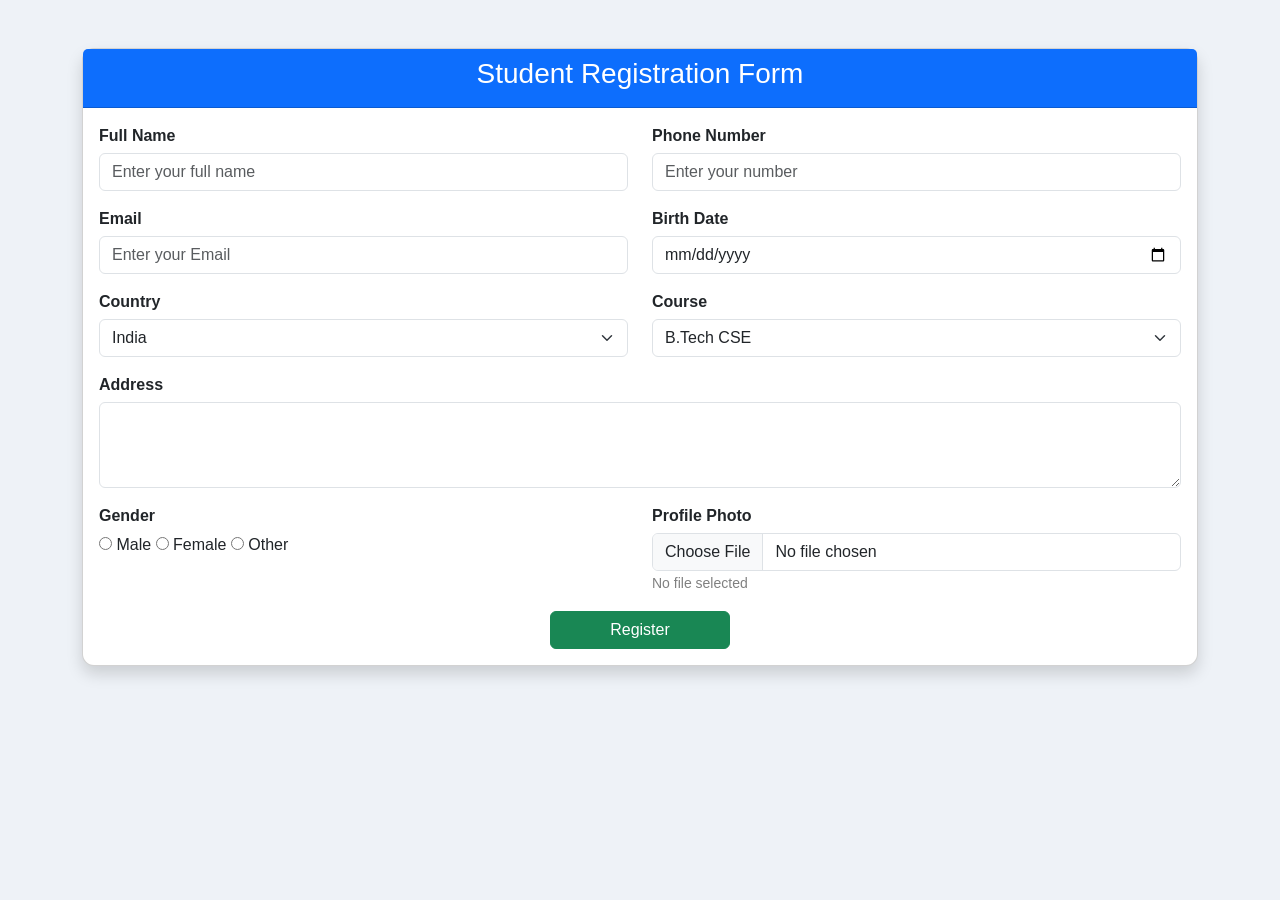
<file: 25ESKCX060/Day-9/index.html>
<!DOCTYPE html>
<html lang="en">
<head>

<meta charset="UTF-8">
<meta name="viewport" content="width=device-width, initial-scale=1">

<title>Student Registration</title>

<link href="https://cdn.jsdelivr.net/npm/bootstrap@5.3.3/dist/css/bootstrap.min.css" rel="stylesheet">

<link rel="stylesheet" href="style.css">

</head>

<body>

<div class="container mt-5 mb-5">

<div class="card shadow">

<div class="card-header bg-primary text-white">

<h3 class="text-center">Student Registration Form</h3>

</div>

<div class="card-body">

<div id="errorBox"></div>

<form action="index.php" method="POST">

<div class="row">

<div class="col-md-6 mb-3">
<label>Full Name</label>
<input type="text" name="name" id="name" class="form-control" required placeholder="Enter your full name">
</div>

<div class="col-md-6 mb-3">
<label>Phone Number</label>
<input type="text" name="phone" class="form-control" required placeholder="Enter your number">
</div>

<div class="col-md-6 mb-3">
<label>Email</label>
<input type="email" name="email" class="form-control" required placeholder="Enter your Email">
</div>

<div class="col-md-6 mb-3">
<label>Birth Date</label>
<input type="date" name="dob" class="form-control" required >
</div>

<div class="col-md-6 mb-3">
<label>Country</label>

<select name="country" class="form-select">

<option>India</option>
<option>USA</option>
<option>Canada</option>
<option>Australia</option>

</select>

</div>

<div class="col-md-6 mb-3">

<label>Course</label>

<select name="course" class="form-select">

<option>B.Tech CSE</option>
<option>B.Tech DS</option>
<option>BCA</option>
<option>MCA</option>

</select>

</div>

<div class="col-12 mb-3">

<label>Address</label>

<textarea name="address" id="address" rows="3" class="form-control"></textarea>

</div>

<div class="col-md-6 mb-3">

<label>Gender</label><br>

<input type="radio" name="gender" value="Male"> Male

<input type="radio" name="gender" value="Female"> Female

<input type="radio" name="gender" value="Other"> Other

</div>

<div class="col-md-6 mb-3">

<label>Profile Photo</label>

<input type="file" id="photo" class="form-control">

<small id="photoName">No file selected</small>

</div>

</div>

<div class="text-center">

<button class="btn btn-success px-4">Register</button>

</div>

</form>

</div>

</div>

</div>

<script src="script.js"></script>

</body>

</html>
</file>
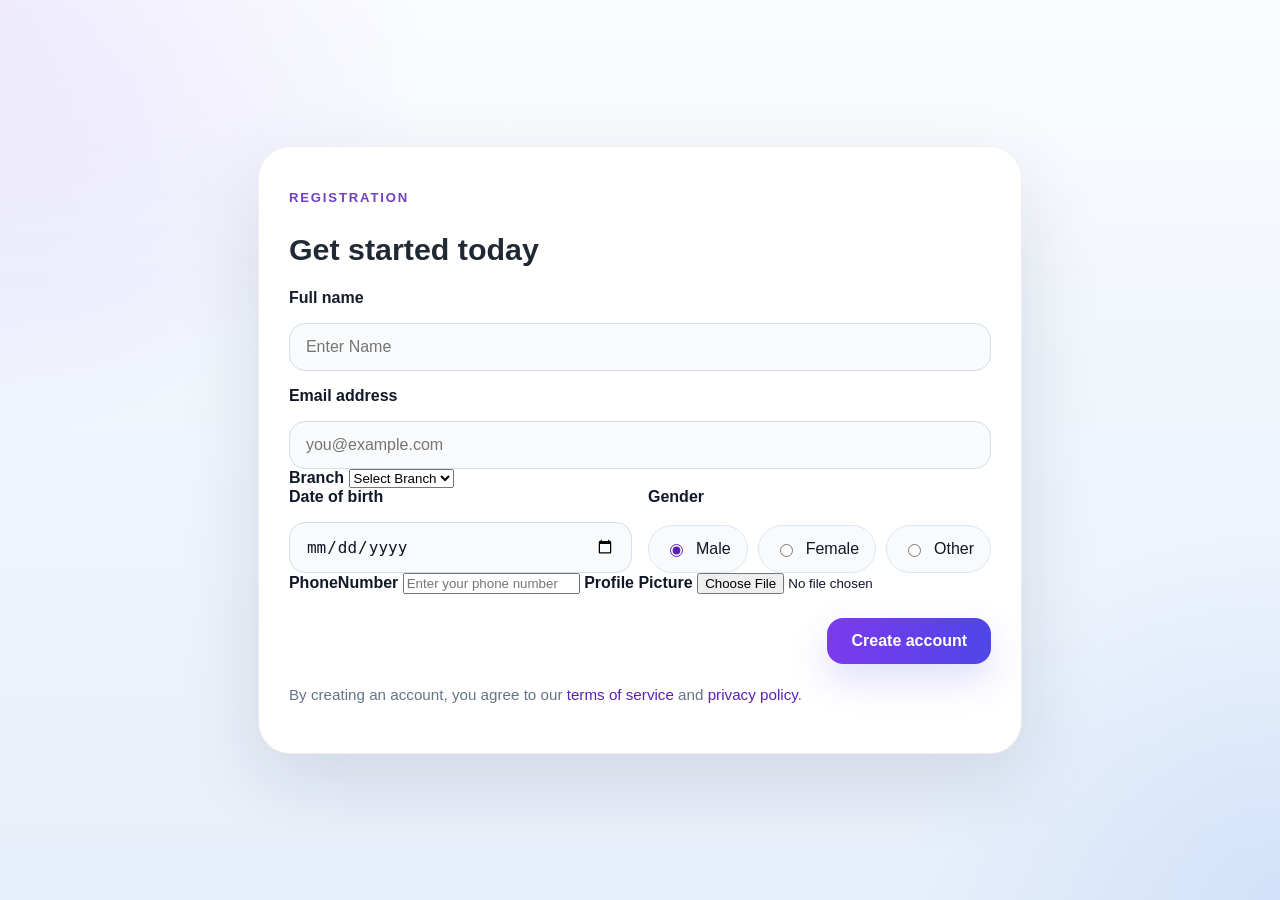
<file: 25ESKCX060/Day-8/registration.html>
<!DOCTYPE html>
<html lang="en">
<head>
    <meta charset="UTF-8">
    <meta name="viewport" content="width=device-width, initial-scale=1.0">
    <title>Registration</title>
    <link rel="stylesheet" href="style.css">
</head>
<body>
    <div class="page-wrapper">
        <section class="hero">
            <aside class="hero-card">
                <div class="card-header">
                    <p class="eyebrow">Registration</p>
                    <h2>Get started today</h2>
                </div>

                <form method="post" novalidate action="registration.php" class="form" enctype="multipart/form-data">
                    <div class="form-grid">
                        <label for="txtName">Full name</label>
                        <input type="text" id="txtName" name="name" placeholder="Enter Name" required>

                        <label for="txtEmail">Email address</label>
                        <input type="email" id="txtEmail" name="email" placeholder="you@example.com" required>
                    </div>
                    <div class ="form-group">
                        <label for="branch">Branch</label>
                        <select name="branch" id="branch">
                        <option value="">Select Branch</option>
                        <option value="DS">DS</option>
                        <option value="IOT">IOT</option>
                        <option value="AI">AI</option>
                        <option value="CSE">CSE</option>
                        </select>
                    </div>

                    <div class="field-group">
                        <div class="field-half">
                            <label for="dtDOB">Date of birth</label>
                            <input type="date" id="dtDOB" name="dob">
                        </div>
                        <div class="field-half">
                            <label>Gender</label>
                            <div class="radio-group" role="radiogroup" aria-label="Gender">
                                <label><input type="radio" name="gender" value="male" checked> Male</label>
                                <label><input type="radio" name="gender" value="female"> Female</label>
                                <label><input type="radio" name="gender" value="other"> Other</label>
                            </div>
                        </div>
                    </div>

                    <label for="txtPhoneNumber">PhoneNumber</label>
                    <input type="tel" id="txtPhoneNumber" name="phoneNumber" placeholder="Enter your phone number" required>

                    <label for="Myfile">Profile Picture</label>
                    <input type="file" id="Myfile" name="Myfile" accept="image/*" required>
                   <!-- <button type="button" onclick="previewFile()">Preview Upload</button>--> 
                    <div id="filePreview"></div>

                    <div class="actions">
                        <button type="submit" class="primary">Create account</button>
                    </div>

                    <p class="note">By creating an account, you agree to our <a href="#">terms of service</a> and <a href="#">privacy policy</a>.</p>
                </form>
            </aside>
        </section>
    </div>

  <!--  <script>
        function previewFile() {
            const fileInput = document.getElementById('Myfile');
            const preview = document.getElementById('filePreview');
            const file = fileInput.files[0];

            if (!file) {
                preview.innerHTML = '<p style="color: red;">Please select a file first.</p>';
                return;
            }

            const reader = new FileReader();
            reader.onload = function(e) {
                preview.innerHTML = '<p style="color: green;">✓ File selected: ' + file.name + '</p>' +
                                    '<img src="' + e.target.result + '" style="max-width: 200px; margin-top: 10px;">';
            };
            reader.readAsDataURL(file);
        }
    </script>-->
</body>
</html>
</file>
<file: 25ESKCX060/Day-9/style.css>
body{

background:#eef2f7;

font-family:Arial,sans-serif;

}

.card{

border-radius:12px;

}

.card-header{

border-radius:12px 12px 0 0;

}

label{

font-weight:bold;

margin-bottom:5px;

}

#errorBox{

display:none;

background:#ffe5e5;

color:#b00020;

padding:12px;

margin-bottom:20px;

border-left:5px solid red;

border-radius:5px;

}

button{

width:180px;

}

#photoName{

color:gray;

font-size:14px;

}
</file>
<file: 25ESKCX060/Day-8/style.css>
/* style.css — polished registration page design */

:root {
  --bg: #eef3fb;
  --surface: #ffffff;
  --surface-soft: #f8fbff;
  --text: #0f1724;
  --text-muted: #64748b;
  --border: #dbe7f3;
  --accent: #7c3aed;
  --accent-strong: #5b21b6;
  --shadow: 0 24px 80px rgba(15, 23, 42, 0.12);
}

* {
  box-sizing: border-box;
}

html, body {
  margin: 0;
  min-height: 100%;
}

body {
  font-family: 'Segoe UI', Tahoma, Geneva, Verdana, sans-serif;
  color: var(--text);
  background: radial-gradient(circle at top left, rgba(124, 58, 237, 0.14), transparent 28%),
              radial-gradient(circle at bottom right, rgba(59, 130, 246, 0.12), transparent 24%),
              linear-gradient(180deg, #f8fbff 0%, #e7effa 100%);
}

body::before {
  content: '';
  position: fixed;
  inset: 0;
  background: linear-gradient(180deg, rgba(255,255,255,0.38), transparent 35%);
  pointer-events: none;
}

.page-wrapper {
  display: flex;
  justify-content: center;
  align-items: center;
  min-height: 100vh;
  padding: 24px;
}

.hero {
  display: flex;
  justify-content: center;
  align-items: center;
  width: min(1120px, 100%);
}

.hero-copy {
  padding: 32px 30px;
  border-radius: 32px;
  background: rgba(255,255,255,0.92);
  border: 1px solid rgba(15,23,42,0.08);
  box-shadow: var(--shadow);
}

.eyebrow {
  display: inline-flex;
  align-items: center;
  gap: 10px;
  color: var(--accent-strong);
  font-size: 0.82rem;
  letter-spacing: 0.14em;
  text-transform: uppercase;
  font-weight: 700;
  margin-bottom: 18px;
}

.hero-copy h1 {
  margin: 0;
  font-size: clamp(2.6rem, 3.3vw, 4.2rem);
  line-height: 1.02;
}

.hero-text {
  margin: 18px 0 0;
  max-width: 620px;
  font-size: 1rem;
  line-height: 1.7;
  color: var(--text-muted);
}

.hero-stats {
  display: grid;
  grid-template-columns: repeat(3, minmax(0, 1fr));
  gap: 16px;
  margin-top: 28px;
}

.hero-stats div {
  padding: 16px 18px;
  border-radius: 18px;
  background: var(--surface-soft);
  border: 1px solid var(--border);
}

.hero-stats strong {
  display: block;
  font-size: 1.2rem;
  margin-bottom: 6px;
  color: var(--text);
}

.hero-stats span {
  color: var(--text-muted);
  font-size: 0.95rem;
}

.hero-card {
  padding: 30px;
  border-radius: 32px;
  background: var(--surface);
  border: 1px solid rgba(15,23,42,0.08);
  box-shadow: var(--shadow);
}

.card-header {
  margin-bottom: 22px;
}

.hero-card h2 {
  margin: 10px 0 0;
  font-size: 1.9rem;
  line-height: 1.1;
}

.form-grid,
.field-group {
  display: grid;
  gap: 16px;
}

.form-grid {
  grid-template-columns: 1fr;
}

.field-group {
  grid-template-columns: 1fr 1fr;
}

.field-half {
  display: grid;
  gap: 16px;
}

label {
  font-weight: 600;
  color: #111827;
}

input[type="text"],
input[type="email"],
input[type="date"],
input[type="password"] {
  width: 100%;
  padding: 14px 16px;
  border-radius: 16px;
  border: 1px solid #d5dee9;
  background: #f8fafc;
  font-size: 1rem;
  color: var(--text);
}

input[type="text"]:focus,
input[type="email"]:focus,
input[type="date"]:focus,
input[type="password"]:focus {
  border-color: rgba(124, 58, 237, 0.4);
  outline: none;
  box-shadow: 0 0 0 5px rgba(124, 58, 237, 0.12);
}

.radio-group {
  display: flex;
  flex-wrap: wrap;
  gap: 10px;
}

.radio-group label {
  display: inline-flex;
  align-items: center;
  gap: 10px;
  padding: 12px 16px;
  border-radius: 999px;
  background: #f8fafc;
  border: 1px solid #dbe7f3;
  cursor: pointer;
  font-weight: 500;
}

.radio-group input {
  accent-color: var(--accent-strong);
}

.actions {
  margin-top: 24px;
  display: flex;
  justify-content: flex-end;
}

button.primary {
  border: none;
  border-radius: 16px;
  padding: 14px 24px;
  background: linear-gradient(90deg, #7c3aed 0%, #4f46e5 100%);
  color: #ffffff;
  font-size: 1rem;
  font-weight: 700;
  cursor: pointer;
  box-shadow: 0 16px 36px rgba(79, 70, 229, 0.18);
}

button.primary:hover {
  transform: translateY(-1px);
}

.note {
  margin-top: 18px;
  color: var(--text-muted);
  font-size: 0.95rem;
  line-height: 1.7;
}

.note a {
  color: var(--accent-strong);
  text-decoration: none;
}

.note a:hover {
  text-decoration: underline;
}

@media (max-width: 860px) {
  .hero {
    grid-template-columns: 1fr;
  }

  .hero-copy,
  .hero-card {
    padding: 24px;
  }

  .field-group {
    grid-template-columns: 1fr;
  }

  .actions {
    justify-content: stretch;
  }

  button.primary {
    width: 100%;
  }
}

@media (max-width: 520px) {
  .hero-copy {
    padding: 22px;
  }

  .hero-card {
    border-radius: 24px;
    padding: 22px;
  }
}
</file>
